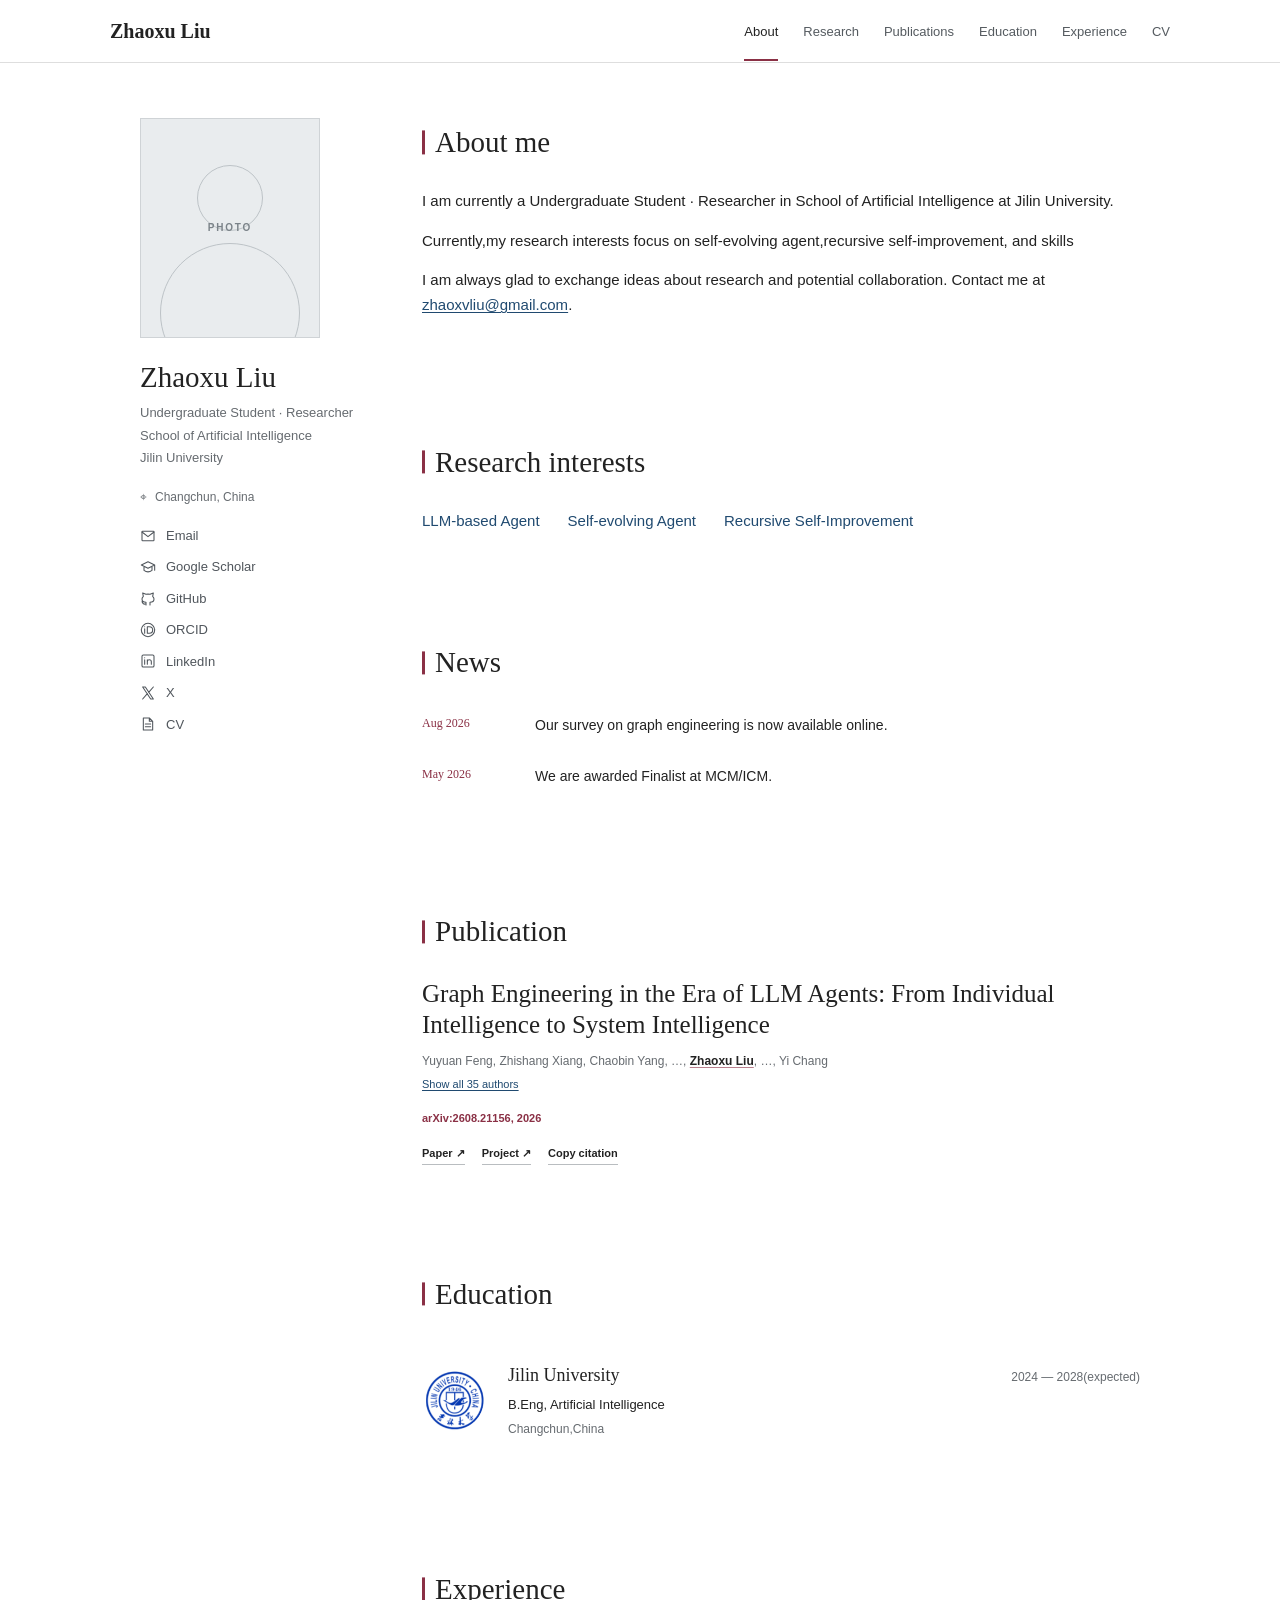
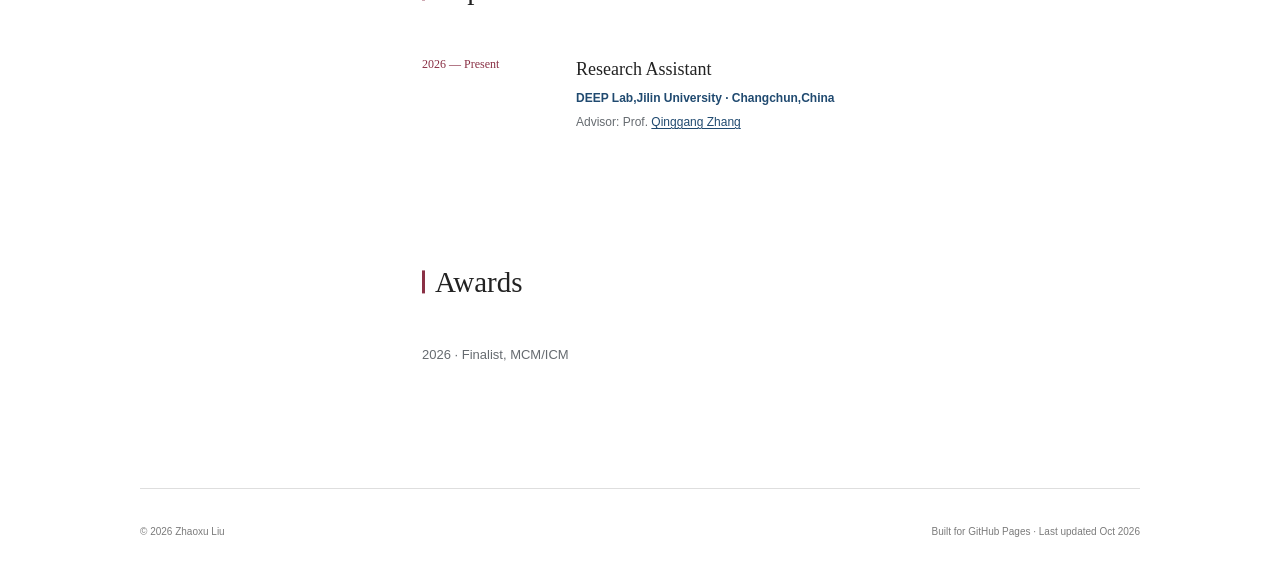
<file: index.html>
<!doctype html>
<html lang="en" data-theme="light">
  <head>
    <meta charset="utf-8" />
    <meta name="viewport" content="width=device-width, initial-scale=1" />
    <meta
      name="description"
      content="Academic homepage of ZhaoxuLiu — template preview."
    />
    <meta name="theme-color" content="#ffffff" />
    <title>ZhaoxuLiu · Academic Homepage</title>
    <link rel="stylesheet" href="styles.css?v=20261017-section-marks" />
    <script src="profile.js" defer></script>
    <script src="profile-render.js?v=20261016-cv-clean" defer></script>
    <script src="script.js" defer></script>
  </head>
  <body>
    <noscript><p class="data-error">Please enable JavaScript to view the profile and CV.</p></noscript>
    <p class="data-error" data-load-error hidden>Profile could not be loaded. Please check profile.js and refresh.</p>
    <a class="skip-link" href="#main-content">Skip to content</a>

    <header class="site-header">
      <div class="header-inner">
        <a class="wordmark" href="#about" aria-label="Back to the introduction"><span data-profile="name"></span></a>

        <button class="nav-toggle" type="button" aria-label="Open navigation" aria-expanded="false">
          <span></span><span></span>
        </button>

        <nav class="site-nav" aria-label="Primary navigation">
          <a href="#about">About</a>
          <a href="#research">Research</a>
          <a href="#publications">Publications</a>
          <a href="#education">Education</a>
          <a href="#experience">Experience</a>
          <a href="cv.html">CV</a>
        </nav>
      </div>
    </header>

    <main id="main-content" class="page-shell">
      <aside class="profile-rail" aria-label="Profile">
        <div class="portrait-placeholder" role="img" aria-label="Portrait placeholder">
          <span>PHOTO</span>
        </div>

        <div class="profile-copy">
          <h1 data-profile="name"></h1>
          <p class="role" data-profile="role"></p>
          <p class="affiliation"><span data-profile="department"></span><br /><span data-profile="institution"></span></p>
        </div>

        <ul class="profile-details" aria-label="Contact details">
          <li>
            <span aria-hidden="true">⌖</span>
            <span data-profile="location"></span>
          </li>
        </ul>

        <nav class="profile-links" aria-label="Academic and social profiles">
          <a href="#" data-social="email">
            <svg class="profile-icon" viewBox="0 0 24 24" aria-hidden="true"><rect x="3" y="5" width="18" height="14" rx="1"/><path d="m3 6 9 7 9-7"/></svg>
            <span>Email</span>
          </a>
          <a href="#" data-social="scholar">
            <svg class="profile-icon" viewBox="0 0 24 24" aria-hidden="true"><path d="m2 9 10-5 10 5-10 5-10-5Zm4 2v6c4 3 8 3 12 0v-6M22 9v8"/></svg>
            <span>Google Scholar</span>
          </a>
          <a href="#" data-social="github">
            <svg class="profile-icon" viewBox="0 0 24 24" aria-hidden="true"><path d="M9 21v-4c-4 0-6-2-6-5 0-2 1-3 2-4L4 3l5 2a15 15 0 0 1 6 0l5-2-1 5c1 1 2 2 2 4 0 3-2 5-6 5v4M9 19c-4 2-5-1-6-3"/></svg>
            <span>GitHub</span>
          </a>
          <a href="#" data-social="orcid">
            <svg class="profile-icon" viewBox="0 0 24 24" aria-hidden="true"><circle cx="12" cy="12" r="10"/><path d="M7 10v7m0-10v.2M11 7h3a5 5 0 0 1 0 10h-3V7Z"/></svg>
            <span>ORCID</span>
          </a>
          <a href="#" data-social="linkedin">
            <svg class="profile-icon" viewBox="0 0 24 24" aria-hidden="true"><rect x="3" y="3" width="18" height="18" rx="2"/><path d="M7 10v7m0-10v.2M11 17v-7m0 3c0-4 6-4 6 0v4"/></svg>
            <span>LinkedIn</span>
          </a>
          <a href="#" data-social="x">
            <svg class="profile-icon" viewBox="0 0 24 24" aria-hidden="true"><path d="M4 3h4l12 18h-4L4 3Zm16 0-7 8M4 21l7-8"/></svg>
            <span>X</span>
          </a>
          <a href="#" data-social="cv">
            <svg class="profile-icon" viewBox="0 0 24 24" aria-hidden="true"><path d="M5 3h9l5 5v13H5V3Zm9 0v5h5M8 12h8M8 16h8"/></svg>
            <span>CV</span>
          </a>
        </nav>
      </aside>

      <div class="content-column">
        <section id="about" class="section reveal">
          <div class="section-heading">
            <h2>About me</h2>
          </div>
          <div class="prose-grid" data-about></div>
        </section>

        <section id="research" class="section reveal">
          <div class="section-heading">
            <h2>Research interests</h2>
          </div>

          <ul class="research-keywords" aria-label="Research interests" data-research></ul>
        </section>

        <section class="section reveal" aria-labelledby="news-heading">
          <div class="section-heading compact-heading">
            <h2 id="news-heading">News</h2>
          </div>

          <ol class="news-list" data-news></ol>
        </section>

        <section id="publications" class="section reveal">
          <div class="section-heading">
            <h2>Publication</h2>
          </div>

          <div data-publications></div>

        </section>

        <section id="education" class="section reveal">
          <div class="section-heading">
            <h2>Education</h2>
          </div>

          <div class="timeline" data-education></div>
        </section>

        <section id="experience" class="section reveal">
          <div class="section-heading">
            <h2>Experience</h2>
          </div>

          <div class="timeline" data-experience></div>
        </section>

        <section id="awards" class="section reveal">
          <div class="section-heading">
            <h2>Awards</h2>
          </div>

          <ul class="awards-list" data-awards></ul>
        </section>
      </div>
    </main>

    <footer class="site-footer">
      <p>© <span data-current-year></span> <span data-profile="name"></span></p>
      <p>Built for GitHub Pages · Last updated <span data-profile="lastUpdated"></span></p>
    </footer>

    <div class="toast" role="status" aria-live="polite"></div>
  </body>
</html>
</file>
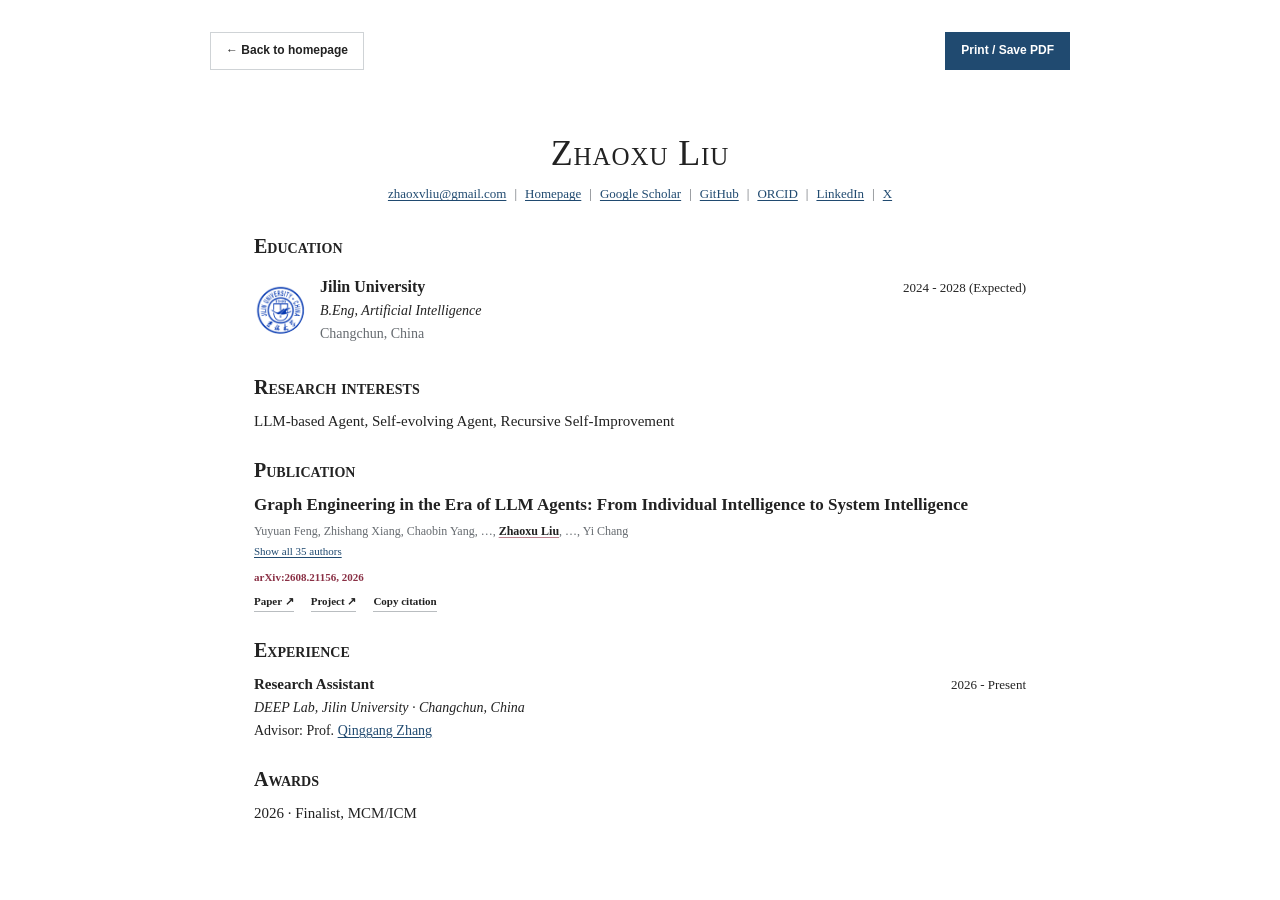
<file: cv.html>
<!doctype html>
<html lang="en" data-theme="light">
  <head>
    <meta charset="utf-8" />
    <meta name="viewport" content="width=device-width, initial-scale=1" />
    <meta name="description" content="Curriculum vitae of Zhaoxu Liu." />
    <title>Zhaoxu Liu · CV</title>
    <link rel="stylesheet" href="styles.css?v=20261016-cv-clean" />
    <script src="profile.js" defer></script>
    <script src="profile-render.js?v=20261016-cv-clean" defer></script>
    <script src="script.js" defer></script>
  </head>
  <body>
    <noscript><p class="data-error">Please enable JavaScript to view the CV.</p></noscript>
    <p class="data-error" data-load-error hidden>Profile could not be loaded. Please check profile.js and refresh.</p>
    <main class="cv-page">
      <div class="cv-topline cv-actions">
        <a class="button button-quiet" href="index.html">← Back to homepage</a>
        <button class="button button-primary" type="button" onclick="window.print()">Print / Save PDF</button>
      </div>

      <article class="cv-sheet" data-cv></article>
    </main>
    <div class="toast" role="status" aria-live="polite"></div>
  </body>
</html>
</file>
<file: styles.css>
:root {
  --background: #ffffff;
  --surface: #f7f7f7;
  --text: #222222;
  --muted: #666b70;
  --navy: #204a70;
  --accent: #8a3045;
  --line: #dedede;
  --serif: Georgia, "Times New Roman", serif;
  --sans: Arial, Helvetica, sans-serif;
}

* {
  box-sizing: border-box;
}

[hidden] { display: none !important; }
.data-error { margin: 24px; color: #8a3045; }
.portrait-placeholder.has-photo::before,
.portrait-placeholder.has-photo::after { display: none; }
.portrait-placeholder img { width: 100%; height: 100%; object-fit: cover; }
.publication-visual img { width: 100%; height: auto; object-fit: contain; }
[data-publications], .publication-list { display: grid; gap: 28px; }
.cv-contacts a, .about-contact a { overflow-wrap: anywhere; }

html {
  scroll-behavior: smooth;
  scroll-padding-top: 82px;
}

body {
  margin: 0;
  background: var(--background);
  color: var(--text);
  font-family: var(--sans);
  font-size: 15px;
  line-height: 1.65;
}

a {
  color: var(--navy);
  text-decoration-thickness: 1px;
  text-underline-offset: 2px;
}

a:hover {
  color: var(--accent);
}

button {
  color: inherit;
  font: inherit;
}

.skip-link {
  position: fixed;
  top: 8px;
  left: 8px;
  z-index: 100;
  padding: 7px 11px;
  background: var(--text);
  color: #fff;
  transform: translateY(-150%);
}

.skip-link:focus {
  transform: translateY(0);
}

.site-header {
  position: sticky;
  top: 0;
  z-index: 20;
  border-bottom: 1px solid var(--line);
  background: rgba(255, 255, 255, 0.97);
}

.header-inner {
  display: flex;
  width: min(1060px, calc(100% - 40px));
  min-height: 62px;
  align-items: center;
  justify-content: space-between;
  margin: 0 auto;
}

.wordmark {
  color: var(--text);
  font-family: var(--serif);
  font-size: 20px;
  font-weight: 700;
  text-decoration: none;
}

.site-nav {
  display: flex;
  align-items: center;
  gap: 25px;
}

.site-nav a {
  padding: 20px 0 17px;
  border-bottom: 2px solid transparent;
  color: #555b60;
  font-size: 13px;
  text-decoration: none;
}

.site-nav a:hover,
.site-nav a.is-active {
  border-bottom-color: var(--accent);
  color: var(--text);
}

.nav-toggle {
  display: none;
  border: 0;
  background: transparent;
  cursor: pointer;
}

.page-shell {
  display: grid;
  grid-template-columns: 220px minmax(0, 1fr);
  gap: 62px;
  width: min(1000px, calc(100% - 40px));
  margin: 55px auto 0;
}

.profile-rail {
  position: sticky;
  top: 92px;
  align-self: start;
}

.portrait-placeholder {
  position: relative;
  display: grid;
  width: 180px;
  height: 220px;
  place-items: center;
  overflow: hidden;
  border: 1px solid #cfd3d6;
  background: #e9ecee;
  color: #7b8389;
  font-size: 10px;
  font-weight: 700;
  letter-spacing: 0.18em;
}

.portrait-placeholder::before {
  position: absolute;
  top: 46px;
  width: 64px;
  height: 64px;
  border: 1px solid #bdc3c7;
  border-radius: 50%;
  content: "";
}

.portrait-placeholder::after {
  position: absolute;
  bottom: -46px;
  width: 138px;
  height: 138px;
  border: 1px solid #bdc3c7;
  border-radius: 50%;
  content: "";
}

.portrait-placeholder span {
  position: relative;
  z-index: 1;
}

.profile-copy {
  margin-top: 22px;
}

.eyebrow {
  margin: 0 0 5px;
  color: var(--accent);
  font-size: 10px;
  font-weight: 700;
  letter-spacing: 0.12em;
  line-height: 1.4;
  text-transform: uppercase;
}

.profile-copy h1 {
  margin: 0;
  font-family: var(--serif);
  font-size: 29px;
  font-weight: 500;
  line-height: 1.2;
}

.role,
.affiliation {
  margin: 7px 0 0;
  color: var(--muted);
  font-size: 13px;
}

.affiliation {
  margin-top: 2px;
}

.profile-details {
  display: grid;
  gap: 7px;
  margin: 20px 0 0;
  padding: 0;
  color: var(--muted);
  list-style: none;
  font-size: 12px;
}

.profile-details li {
  display: flex;
  gap: 8px;
  align-items: flex-start;
}

.profile-details a {
  color: var(--muted);
  overflow-wrap: anywhere;
  text-decoration: none;
}

.profile-links {
  display: grid;
  margin-top: 12px;
}

.profile-links a {
  display: flex;
  align-items: center;
  gap: 10px;
  padding: 5px 0;
  color: #50565c;
  font-size: 13px;
  font-weight: 400;
  text-decoration: none;
}

.profile-links a:hover {
  color: var(--navy);
  text-decoration: underline;
}

.profile-icon {
  width: 16px;
  height: 16px;
  flex: 0 0 16px;
  fill: none;
  stroke: currentColor;
  stroke-width: 1.6;
  stroke-linecap: round;
  stroke-linejoin: round;
}

@media (min-width: 681px) and (max-height: 850px) {
  .profile-rail {
    position: static;
  }
}

.button {
  display: inline-flex;
  min-height: 38px;
  align-items: center;
  justify-content: center;
  gap: 14px;
  padding: 8px 15px;
  border: 1px solid var(--navy);
  background: transparent;
  font-size: 12px;
  font-weight: 600;
  text-decoration: none;
}

.button-primary {
  background: var(--navy);
  color: #fff;
}

.button-primary:hover {
  background: #173854;
  color: #fff;
}

.button-quiet {
  border-color: #cfd3d6;
  color: var(--text);
}

.content-column {
  min-width: 0;
}

.preview-note {
  margin: 0 0 24px;
  color: var(--muted);
  font-size: 12px;
}

.section {
  padding: 56px 0;
}

.content-column > .section:first-child {
  padding-top: 7px;
}

.section-heading {
  margin-bottom: 29px;
}

.section-heading h2 {
  position: relative;
  margin: 0;
  padding-left: 13px;
  font-family: var(--serif);
  font-size: 29px;
  font-weight: 500;
  line-height: 1.2;
}

.section-heading h2::before {
  position: absolute;
  top: 50%;
  left: 0;
  width: 3px;
  height: 0.8em;
  background: var(--accent);
  content: "";
  transform: translateY(-50%);
}

.prose-grid {
  display: block;
  padding: 0;
}

.prose-grid p {
  margin-top: 0;
}

.lead {
  max-width: none;
  color: inherit;
  font-family: inherit;
  font-size: inherit;
  line-height: inherit;
}

.research-keywords {
  display: flex;
  flex-wrap: wrap;
  gap: 10px 28px;
  margin: 0;
  padding: 0;
  list-style: none;
  color: var(--navy);
  font-size: 15px;
}

.research-keywords li {
  max-width: 100%;
  overflow-wrap: anywhere;
}

.compact-heading {
  margin-bottom: 20px;
}

.news-list {
  margin: 0;
  padding: 0;
  list-style: none;
}

.news-list li {
  display: grid;
  grid-template-columns: 95px 1fr;
  gap: 18px;
  padding: 14px 0;
}

.news-list time {
  color: var(--accent);
  font-family: var(--serif);
  font-size: 12px;
}

.news-list p {
  margin: 0;
  font-size: 14px;
}

.publication-card {
  display: grid;
  grid-template-columns: 190px minmax(0, 1fr);
  gap: 27px;
  padding: 0;
  border: 0;
  background: #fff;
}

.publication-card.publication-card-text {
  grid-template-columns: minmax(0, 1fr);
}

.publication-visual {
  position: relative;
  display: grid;
  min-height: 230px;
  place-items: center;
  overflow: hidden;
  border: 1px solid #cfd3d6;
  background: #eef0f1;
  color: #64717b;
}

.publication-copy {
  align-self: center;
}

.publication-card h3 {
  margin: 0;
  font-family: var(--serif);
  font-size: 25px;
  font-weight: 500;
  line-height: 1.25;
}

.authors,
.venue {
  margin: 11px 0 0;
}

.authors {
  color: var(--muted);
  font-size: 12px;
  overflow-wrap: anywhere;
}

.authors strong {
  color: var(--text);
  text-decoration: underline;
  text-decoration-color: #b9808e;
  text-underline-offset: 2px;
}

.publication-authors {
  margin-top: 11px;
}

.author-disclosure summary {
  display: block;
  list-style: none;
  cursor: pointer;
}

.author-disclosure summary::-webkit-details-marker {
  display: none;
}

.author-disclosure summary:focus-visible {
  outline: 2px solid var(--navy);
  outline-offset: 4px;
}

.author-disclosure .author-preview {
  display: block;
  margin: 0;
}

.author-toggle {
  display: inline-block;
  padding: 4px 0;
  color: var(--navy);
  font-size: 11px;
  text-decoration: underline;
  text-underline-offset: 2px;
}

.author-disclosure[open] .author-preview,
.author-disclosure[open] .author-show,
.author-hide,
.author-print {
  display: none;
}

.author-disclosure[open] .author-hide {
  display: inline;
}

.author-disclosure > .authors {
  margin-top: 4px;
}

.venue {
  color: var(--accent);
  font-size: 11px;
  font-weight: 700;
}

.publication-links {
  display: flex;
  flex-wrap: wrap;
  gap: 17px;
  margin-top: 17px;
}

.publication-links a,
.text-button {
  padding: 0 0 2px;
  border: 0;
  border-bottom: 1px solid #b9bdc0;
  background: transparent;
  color: var(--text);
  font-size: 11px;
  font-weight: 600;
  text-decoration: none;
  cursor: pointer;
}

.timeline {
  padding-left: 0;
}

.timeline-item {
  display: grid;
  grid-template-columns: 130px 1fr;
  gap: 24px;
  padding: 20px 0;
}

.timeline-date {
  color: var(--accent);
  font-family: var(--serif);
  font-size: 12px;
}

.timeline-item h3 {
  margin: 0;
  font-family: var(--serif);
  font-size: 18px;
  font-weight: 500;
}

.timeline-item p {
  margin: 4px 0 0;
  color: var(--muted);
  font-size: 12px;
}

.timeline-org {
  color: var(--navy) !important;
  font-weight: 600;
}

.education-item {
  padding: 20px 0;
  break-inside: avoid;
}

.education-item.has-logo {
  display: grid;
  grid-template-columns: 64px minmax(0, 1fr);
  align-items: center;
  gap: 22px;
}

.education-logo {
  display: block;
  width: 64px;
  height: 64px;
  object-fit: contain;
}

.education-logo[src="assets/jilin-university.gif"] {
  /* Exclude the official GIF's outer rectangular frame, not the seal. */
  clip-path: circle(47%);
}

.education-copy {
  min-width: 0;
}

.education-heading {
  display: flex;
  flex-wrap: wrap;
  align-items: baseline;
  justify-content: space-between;
  gap: 4px 20px;
}

.education-heading h3 {
  margin: 0;
  font-family: var(--serif);
  font-size: 18px;
  font-weight: 500;
}

.education-period {
  color: var(--muted);
  font-size: 12px;
}

.education-copy p {
  margin: 4px 0 0;
  color: var(--muted);
  font-size: 13px;
}

.education-copy .education-degree {
  color: var(--text);
}

.education-copy .education-location {
  font-size: 12px;
}

.awards-list {
  margin: 0;
  padding: 0;
  list-style: none;
}

.awards-list li {
  padding: 16px 0;
  color: var(--muted);
  font-size: 13px;
}

.awards-list .awards-placeholder {
  color: #858585;
  font-style: italic;
}

.about-contact {
  margin-bottom: 0;
}

.site-footer {
  display: flex;
  justify-content: space-between;
  width: min(1000px, calc(100% - 40px));
  margin: 50px auto 0;
  padding: 25px 0 38px;
  border-top: 1px solid var(--line);
  color: #7b7b7b;
  font-size: 10px;
}

.toast {
  position: fixed;
  right: 18px;
  bottom: 18px;
  z-index: 40;
  max-width: min(320px, calc(100% - 36px));
  padding: 10px 13px;
  background: #222;
  color: #fff;
  font-size: 11px;
  opacity: 0;
  pointer-events: none;
}

.toast.is-visible {
  opacity: 1;
}

.reveal {
  opacity: 1;
}

.cv-page {
  width: min(860px, calc(100% - 40px));
  margin: 32px auto;
}

.cv-sheet {
  padding: 38px 44px;
  background: #fff;
  font-family: "Times New Roman", Times, serif;
  font-size: 15px;
  line-height: 1.4;
}

.cv-sheet h1,
.cv-sheet h2 {
  font-family: inherit;
}

.cv-sheet h1 {
  margin: 0;
  font-size: 36px;
  font-weight: 500;
  font-variant: small-caps;
  line-height: 1.15;
  letter-spacing: 0.025em;
}

.cv-sheet h2 {
  margin: 24px 0 10px;
  padding: 0;
  color: var(--text);
  font-size: 20px;
  font-weight: 600;
  font-variant: small-caps;
}

.cv-header {
  margin-bottom: 28px;
  text-align: center;
}

.cv-contacts {
  display: flex;
  flex-wrap: wrap;
  align-items: baseline;
  justify-content: center;
  gap: 4px 8px;
  margin: 10px 0 0;
  font-size: 13px;
  line-height: 1.5;
}

.cv-contact-item {
  display: inline-flex;
  align-items: baseline;
  gap: 8px;
}

.cv-contact-separator {
  color: var(--muted);
}

.cv-section > p {
  margin: 0;
}

.cv-section > p + p {
  margin-top: 6px;
}

.cv-sheet .education-item {
  padding: 6px 0;
}

.cv-sheet .education-item.has-logo {
  grid-template-columns: 52px minmax(0, 1fr);
  gap: 14px;
}

.cv-sheet .education-logo {
  width: 52px;
  height: 52px;
}

.cv-sheet .education-heading h3 {
  font-family: inherit;
  font-size: 16px;
  font-weight: 600;
}

.cv-sheet .education-copy p {
  margin-top: 3px;
  color: var(--text);
  font-size: 14px;
}

.cv-sheet .education-degree {
  font-style: italic;
}

.cv-sheet .education-location {
  color: var(--muted) !important;
}

.cv-sheet .education-period,
.cv-entry-period {
  color: var(--text);
  font-size: 13px;
}

.cv-entry {
  margin: 0 0 14px;
}

.cv-entry-heading {
  display: flex;
  flex-wrap: wrap;
  align-items: baseline;
  justify-content: space-between;
  gap: 3px 18px;
}

.cv-entry p {
  margin: 3px 0 0;
  font-size: 14px;
}

.cv-entry-affiliation {
  font-style: italic;
}

.cv-sheet .publication-card h3 {
  font-family: inherit;
  font-size: 17px;
  font-weight: 600;
  line-height: 1.35;
}

.cv-sheet .publication-authors,
.cv-sheet .authors,
.cv-sheet .venue {
  margin-top: 6px;
}

.cv-sheet .author-preview {
  margin-top: 0;
}

.cv-sheet .publication-links {
  margin-top: 9px;
}

.cv-topline {
  display: flex;
  justify-content: space-between;
  gap: 18px;
  margin-bottom: 25px;
}

@media (max-width: 850px) {
  .page-shell {
    grid-template-columns: 190px minmax(0, 1fr);
    gap: 42px;
  }

  .portrait-placeholder {
    width: 165px;
    height: 202px;
  }

  .publication-card {
    grid-template-columns: 170px minmax(0, 1fr);
  }
}

@media (max-width: 680px) {
  .header-inner,
  .page-shell,
  .site-footer {
    width: min(100% - 30px, 600px);
  }

  .nav-toggle {
    display: grid;
    width: 36px;
    height: 36px;
    place-content: center;
    gap: 5px;
  }

  .nav-toggle span {
    width: 19px;
    height: 1px;
    background: var(--text);
  }

  .site-nav {
    position: absolute;
    top: 62px;
    right: 0;
    left: 0;
    display: none;
    gap: 0;
    padding: 9px 15px 14px;
    border-bottom: 1px solid var(--line);
    background: #fff;
  }

  .site-nav.is-open {
    display: grid;
  }

  .site-nav a {
    padding: 10px 0;
    border-bottom-width: 1px;
  }

  .page-shell {
    grid-template-columns: 1fr;
    gap: 45px;
    margin-top: 38px;
  }

  .profile-rail {
    position: static;
    display: grid;
    grid-template-columns: 112px 1fr;
    gap: 18px;
  }

  .portrait-placeholder {
    grid-row: span 2;
    width: 112px;
    height: 137px;
  }

  .profile-copy {
    align-self: end;
    margin-top: 0;
  }

  .profile-copy h1 {
    font-size: 27px;
  }

  .profile-details,
  .profile-links {
    grid-column: 1 / -1;
  }

  .profile-links {
    margin-top: 0;
  }

  .section {
    padding: 46px 0;
  }

  .prose-grid,
  .research-keywords,
  .news-list,
  .timeline {
    padding-left: 0;
  }

  .news-list li,
  .timeline-item {
    grid-template-columns: 1fr;
    gap: 4px;
  }

  .education-item.has-logo {
    grid-template-columns: 56px minmax(0, 1fr);
    align-items: start;
    gap: 16px;
  }

  .education-logo {
    width: 56px;
    height: 56px;
  }

  .education-heading {
    display: block;
  }

  .education-period {
    display: block;
    margin-top: 2px;
  }

  .publication-card {
    grid-template-columns: 1fr;
    padding: 0;
  }

  .publication-visual {
    min-height: 190px;
  }

  .site-footer,
  .cv-topline {
    flex-direction: column;
  }

  .cv-sheet {
    padding: 24px 0;
  }

  .cv-contacts {
    column-gap: 12px;
  }

  .cv-contact-separator {
    display: none;
  }

  .cv-entry-heading {
    display: block;
  }

  .cv-entry-period {
    display: block;
    margin-top: 2px;
  }
}

@page {
  size: A4;
  margin: 16mm 17mm;
}

@media print {
  .site-header,
  .site-footer,
  .toast,
  .cv-actions,
  [data-citation] {
    display: none !important;
  }

  .cv-page {
    width: 100%;
    margin: 0;
  }

  .cv-sheet {
    padding: 0;
    border: 0;
  }

  .cv-header { margin-bottom: 22px; }
  .cv-sheet h1 { font-size: 27pt; }
  .cv-sheet h2 { margin-top: 20px; }
  .cv-contacts { flex-wrap: nowrap; gap: 0 7px; font-size: 9pt; }
  .cv-contact-item { gap: 7px; }
  .cv-contact-separator { display: inline; }
  .cv-sheet .education-heading { display: flex; }
  .cv-sheet .education-period { display: inline; margin-top: 0; }
  .cv-entry-heading { display: flex; }
  .cv-entry-period { display: inline; margin-top: 0; }
  .cv-sheet p { orphans: 2; widows: 2; }
  .cv-sheet h2 { break-after: avoid; }
  .cv-entry, .publication-card { break-inside: avoid; }

  .author-disclosure { display: none; }
  .author-print { display: block; }
}
</file>
